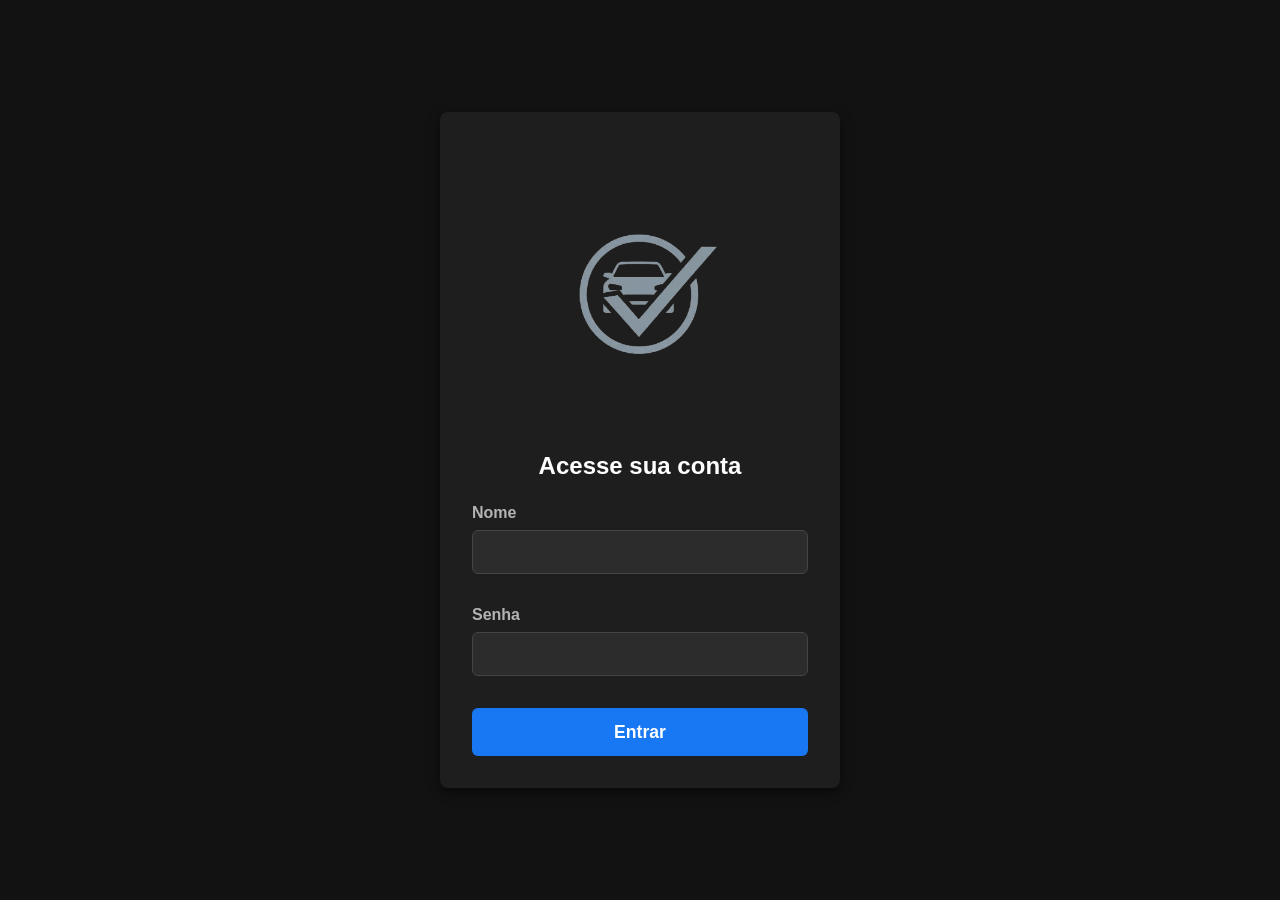
<file: trabt2bd/index.html>
<!DOCTYPE html>
<html lang="pt-BR">
<head>
    <meta charset="UTF-8">
    <meta name="viewport" content="width=device-width, initial-scale=1.0">
    <title>Login - AutoCheck</title>
    <link rel="shortcut icon" href="imagens/favicon.ico" type="image/x-icon">
    <link rel="stylesheet" href="css/login.css">
</head>
<body>
    <div class="login-container">
        <div class="login-logo">
            <img src="imagens/Logo.png" alt="Logo da Empresa">
        </div>
        
        <form id="login-form" method="post">
        <form action="#" id="login-form" method="post">

            <h2>Acesse sua conta</h2>
            
            <div class="input-group">
                <label for="Nome">Nome</label>
                <input type="Text" id="Nome" name="Nome" required>
            </div>
            
            <div class="input-group">
                <label for="password">Senha</label>
                <input type="password" id="password" name="password" required>
            </div>
            
            <button type="submit" class="login-button">Entrar</button>
        </form>
    </div>
    <script>
        document.getElementById("login-form").addEventListener("submit", function(e) {
            e.preventDefault();
            
            const usuario = document.getElementById("Nome").value;
            const senha = document.getElementById("password").value;

            console.log(`Usuário digitado: ${usuario}`);
            console.log(`Senha digitada: ${senha}`);
            window.location.href = "./abas/dashboard.html";
        });
    </script>
</body>
</html>
</file>
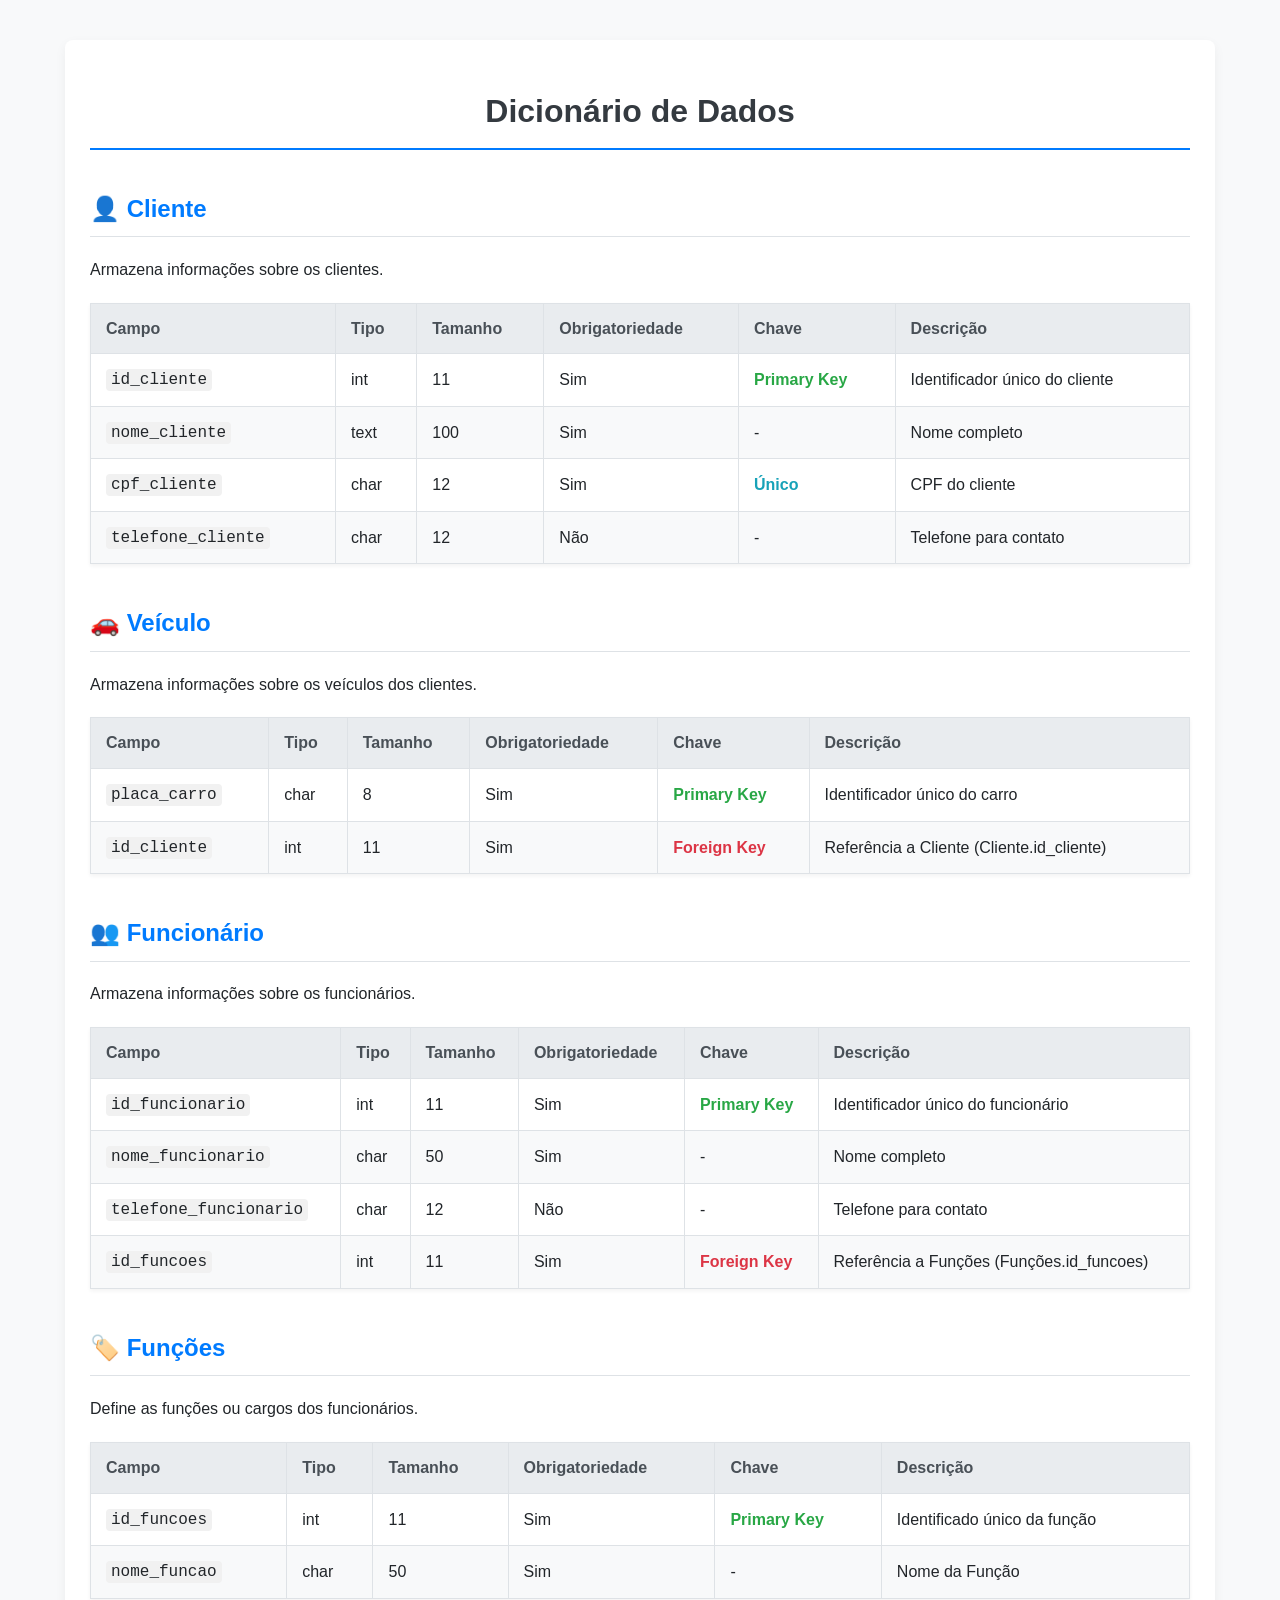
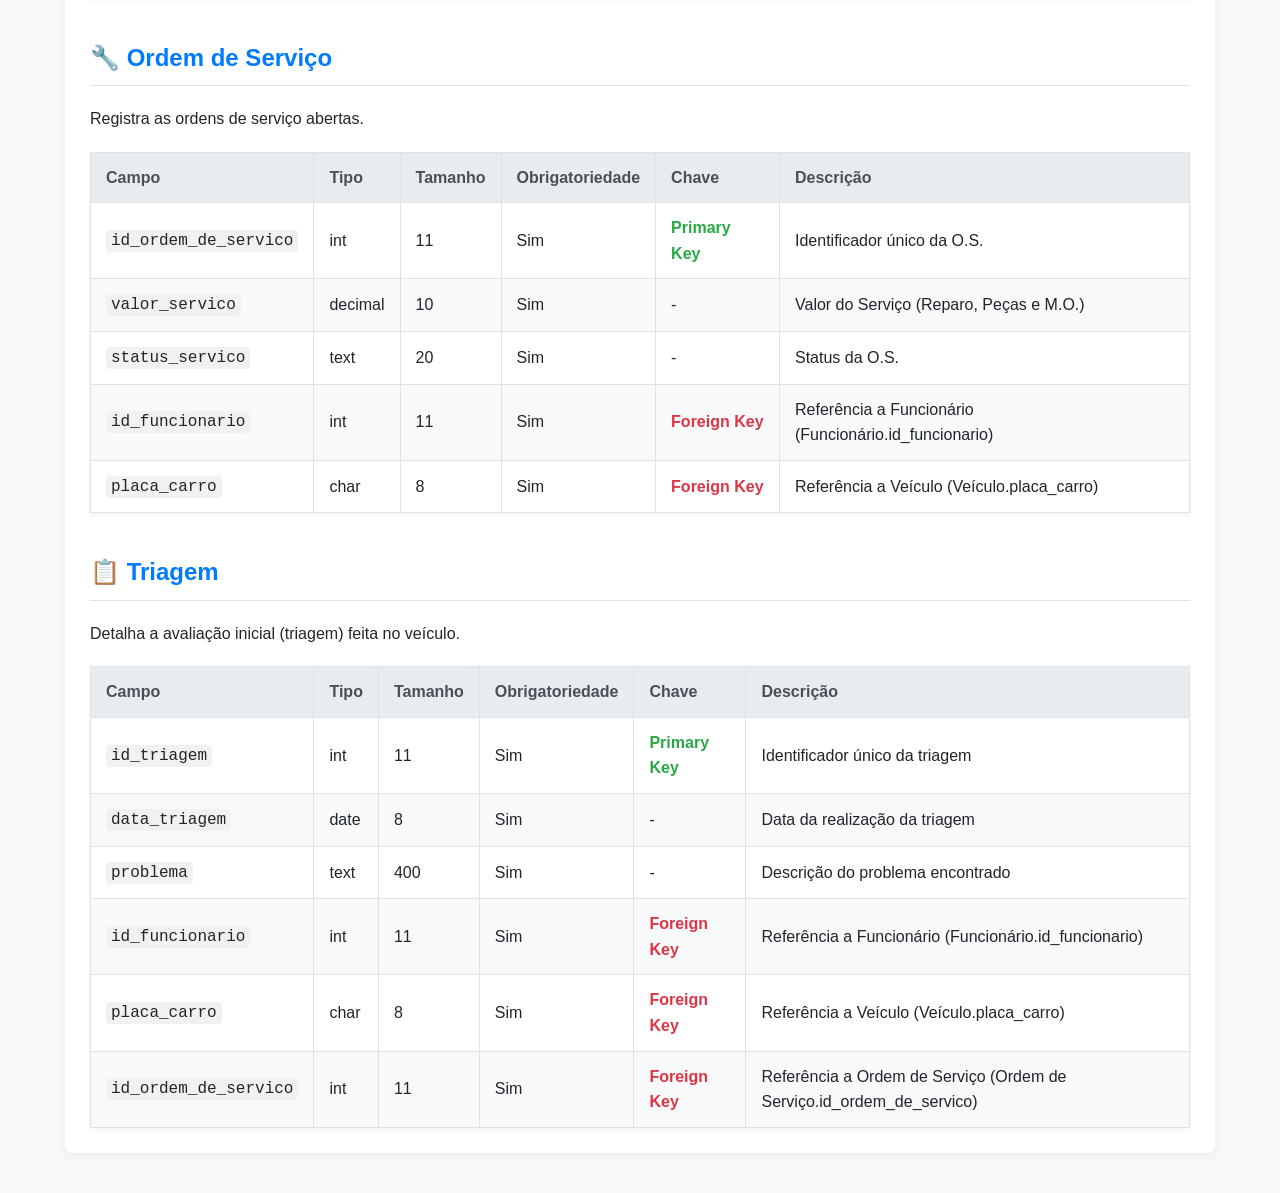
<file: T2 - Modelagem de banco de dados/dicionario.html>
<!DOCTYPE html>
<html lang="pt-br">
<head>
    <meta charset="UTF-8">
    <meta name="viewport" content="width=device-width, initial-scale=1.0">
    <title>Dicionário de Dados</title>
    <style>
        body {
            font-family: -apple-system, BlinkMacSystemFont, "Segoe UI", Roboto, "Helvetica Neue", Arial, sans-serif;
            line-height: 1.6;
            background-color: #f8f9fa;
            color: #212529;
            margin: 0;
            padding: 20px;
        }
        .container {
            max-width: 1100px;
            margin: 20px auto;
            padding: 25px;
            background-color: #ffffff;
            border-radius: 8px;
            box-shadow: 0 4px 12px rgba(0, 0, 0, 0.05);
        }
        h1 {
            text-align: center;
            color: #343a40;
            border-bottom: 2px solid #007bff;
            padding-bottom: 10px;
        }
        h2 {
            color: #007bff;
            border-bottom: 1px solid #dee2e6;
            padding-bottom: 8px;
            margin-top: 40px;
        }
        table {
            width: 100%;
            border-collapse: collapse;
            margin-top: 20px;
            box-shadow: 0 2px 4px rgba(0, 0, 0, 0.05);
        }
        th, td {
            border: 1px solid #dee2e6;
            padding: 12px 15px;
            text-align: left;
        }
        thead {
            background-color: #e9ecef;
            color: #495057;
        }
        tbody tr:nth-child(even) {
            background-color: #f8f9fa;
        }
        tbody tr:hover {
            background-color: #f1f3f5;
        }
        code {
            font-family: "Courier New", Courier, monospace;
            background: #f1f1f1;
            padding: 2px 5px;
            border-radius: 4px;
        }
        .key {
            font-weight: bold;
        }
        .key-pk {
            color: #28a745;
        }
        .key-fk {
            color: #dc3545;
        }
        .key-unique {
            color: #17a2b8;
        }
    </style>
</head>
<body>

    <div class="container">
        <h1>Dicionário de Dados</h1>

        <h2>👤 Cliente</h2>
        <p>Armazena informações sobre os clientes.</p>
        <table>
            <thead>
                <tr>
                    <th>Campo</th>
                    <th>Tipo</th>
                    <th>Tamanho</th>
                    <th>Obrigatoriedade</th>
                    <th>Chave</th>
                    <th>Descrição</th>
                </tr>
            </thead>
            <tbody>
                <tr>
                    <td><code>id_cliente</code></td>
                    <td>int</td>
                    <td>11</td>
                    <td>Sim</td>
                    <td class="key key-pk">Primary Key</td>
                    <td>Identificador único do cliente</td>
                </tr>
                <tr>
                    <td><code>nome_cliente</code></td>
                    <td>text</td>
                    <td>100</td>
                    <td>Sim</td>
                    <td>-</td>
                    <td>Nome completo</td>
                </tr>
                <tr>
                    <td><code>cpf_cliente</code></td>
                    <td>char</td>
                    <td>12</td>
                    <td>Sim</td>
                    <td class="key key-unique">Único</td>
                    <td>CPF do cliente</td>
                </tr>
                <tr>
                    <td><code>telefone_cliente</code></td>
                    <td>char</td>
                    <td>12</td>
                    <td>Não</td>
                    <td>-</td>
                    <td>Telefone para contato</td>
                </tr>
            </tbody>
        </table>

        <h2>🚗 Veículo</h2>
        <p>Armazena informações sobre os veículos dos clientes.</p>
        <table>
            <thead>
                <tr>
                    <th>Campo</th>
                    <th>Tipo</th>
                    <th>Tamanho</th>
                    <th>Obrigatoriedade</th>
                    <th>Chave</th>
                    <th>Descrição</th>
                </tr>
            </thead>
            <tbody>
                <tr>
                    <td><code>placa_carro</code></td>
                    <td>char</td>
                    <td>8</td>
                    <td>Sim</td>
                    <td class="key key-pk">Primary Key</td>
                    <td>Identificador único do carro</td>
                </tr>
                <tr>
                    <td><code>id_cliente</code></td>
                    <td>int</td>
                    <td>11</td>
                    <td>Sim</td>
                    <td class="key key-fk">Foreign Key</td>
                    <td>Referência a Cliente (Cliente.id_cliente)</td>
                </tr>
            </tbody>
        </table>

        <h2>👥 Funcionário</h2>
        <p>Armazena informações sobre os funcionários.</p>
        <table>
            <thead>
                <tr>
                    <th>Campo</th>
                    <th>Tipo</th>
                    <th>Tamanho</th>
                    <th>Obrigatoriedade</th>
                    <th>Chave</th>
                    <th>Descrição</th>
                </tr>
            </thead>
            <tbody>
                <tr>
                    <td><code>id_funcionario</code></td>
                    <td>int</td>
                    <td>11</td>
                    <td>Sim</td>
                    <td class="key key-pk">Primary Key</td>
                    <td>Identificador único do funcionário</td>
                </tr>
                <tr>
                    <td><code>nome_funcionario</code></td>
                    <td>char</td>
                    <td>50</td>
                    <td>Sim</td>
                    <td>-</td>
                    <td>Nome completo</td>
                </tr>
                <tr>
                    <td><code>telefone_funcionario</code></td>
                    <td>char</td>
                    <td>12</td>
                    <td>Não</td>
                    <td>-</td>
                    <td>Telefone para contato</td>
                </tr>
                <tr>
                    <td><code>id_funcoes</code></td>
                    <td>int</td>
                    <td>11</td>
                    <td>Sim</td>
                    <td class="key key-fk">Foreign Key</td>
                    <td>Referência a Funções (Funções.id_funcoes)</td>
                </tr>
            </tbody>
        </table>

        <h2>🏷️ Funções</h2>
        <p>Define as funções ou cargos dos funcionários.</p>
        <table>
            <thead>
                <tr>
                    <th>Campo</th>
                    <th>Tipo</th>
                    <th>Tamanho</th>
                    <th>Obrigatoriedade</th>
                    <th>Chave</th>
                    <th>Descrição</th>
                </tr>
            </thead>
            <tbody>
                <tr>
                    <td><code>id_funcoes</code></td>
                    <td>int</td>
                    <td>11</td>
                    <td>Sim</td>
                    <td class="key key-pk">Primary Key</td>
                    <td>Identificado único da função</td>
                </tr>
                <tr>
                    <td><code>nome_funcao</code></td>
                    <td>char</td>
                    <td>50</td>
                    <td>Sim</td>
                    <td>-</td>
                    <td>Nome da Função</td>
                </tr>
            </tbody>
        </table>

        <h2>🔧 Ordem de Serviço</h2>
        <p>Registra as ordens de serviço abertas.</p>
        <table>
            <thead>
                <tr>
                    <th>Campo</th>
                    <th>Tipo</th>
                    <th>Tamanho</th>
                    <th>Obrigatoriedade</th>
                    <th>Chave</th>
                    <th>Descrição</th>
                </tr>
            </thead>
            <tbody>
                <tr>
                    <td><code>id_ordem_de_servico</code></td>
                    <td>int</td>
                    <td>11</td>
                    <td>Sim</td>
                    <td class="key key-pk">Primary Key</td>
                    <td>Identificador único da O.S.</td>
                </tr>
                <tr>
                    <td><code>valor_servico</code></td>
                    <td>decimal</td>
                    <td>10</td>
                    <td>Sim</td>
                    <td>-</td>
                    <td>Valor do Serviço (Reparo, Peças e M.O.)</td>
                </tr>
                <tr>
                    <td><code>status_servico</code></td>
                    <td>text</td>
                    <td>20</td>
                    <td>Sim</td>
                    <td>-</td>
                    <td>Status da O.S.</td>
                </tr>
                <tr>
                    <td><code>id_funcionario</code></td>
                    <td>int</td>
                    <td>11</td>
                    <td>Sim</td>
                    <td class="key key-fk">Foreign Key</td>
                    <td>Referência a Funcionário (Funcionário.id_funcionario)</td>
                </tr>
                <tr>
                    <td><code>placa_carro</code></td>
                    <td>char</td>
                    <td>8</td>
                    <td>Sim</td>
                    <td class="key key-fk">Foreign Key</td>
                    <td>Referência a Veículo (Veículo.placa_carro)</td>
                </tr>
            </tbody>
        </table>

        <h2>📋 Triagem</h2>
        <p>Detalha a avaliação inicial (triagem) feita no veículo.</p>
        <table>
            <thead>
                <tr>
                    <th>Campo</th>
                    <th>Tipo</th>
                    <th>Tamanho</th>
                    <th>Obrigatoriedade</th>
                    <th>Chave</th>
                    <th>Descrição</th>
                </tr>
            </thead>
            <tbody>
                <tr>
                    <td><code>id_triagem</code></td>
                    <td>int</td>
                    <td>11</td>
                    <td>Sim</td>
                    <td class="key key-pk">Primary Key</td>
                    <td>Identificador único da triagem</td>
                </tr>
                <tr>
                    <td><code>data_triagem</code></td>
                    <td>date</td>
                    <td>8</td>
                    <td>Sim</td>
                    <td>-</td>
                    <td>Data da realização da triagem</td>
                </tr>
                <tr>
                    <td><code>problema</code></td>
                    <td>text</td>
                    <td>400</td>
                    <td>Sim</td>
                    <td>-</td>
                    <td>Descrição do problema encontrado</td>
                </tr>
                <tr>
                    <td><code>id_funcionario</code></td>
                    <td>int</td>
                    <td>11</td>
                    <td>Sim</td>
                    <td class="key key-fk">Foreign Key</td>
                    <td>Referência a Funcionário (Funcionário.id_funcionario)</td>
                </tr>
                <tr>
                    <td><code>placa_carro</code></td>
                    <td>char</td>
                    <td>8</td>
                    <td>Sim</td>
                    <td class="key key-fk">Foreign Key</td>
                    <td>Referência a Veículo (Veículo.placa_carro)</td>
                </tr>
                <tr>
                    <td><code>id_ordem_de_servico</code></td>
                    <td>int</td>
                    <td>11</td>
                    <td>Sim</td>
                    <td class="key key-fk">Foreign Key</td>
                    <td>Referência a Ordem de Serviço (Ordem de Serviço.id_ordem_de_servico)</td>
                </tr>
            </tbody>
        </table>

    </div>

</body>
</html>
</file>
<file: trabt2bd/css/login.css>
body {
    font-family: -apple-system, BlinkMacSystemFont, "Segoe UI",Roboto,Helvetica, Arial, sans-serif;
    background-color: #121212; 
    display: flex;
    justify-content: center;
    align-items: center;
    height: 100vh;
    margin: 0;
    color: #e0e0e0;
}
.login-container {
    background-color: #1e1e1e;
    padding: 2rem;
    border-radius: 8px;
    box-shadow: 0 4px 12px rgba(0, 0, 0, 0.5);
    width: 100%;
    max-width: 400px;
    box-sizing: border-box;
    text-align: center;
}
.login-logo {
    margin-bottom: 0.5rem;
}
.login-logo img {
    max-width: 300px;
    height: auto;
    display: block;
    margin: auto;
}
.login-container h2 {
    text-align: center;
    color: #ffffff;
    margin-top: 0;
    margin-bottom: 1.5rem;
}
.input-group {
    margin-bottom: 2rem;
}
.input-group label {
    display: block;
    margin-bottom: 0.5rem;
    color: #b3b3b3;
    font-weight: 600;
    text-align: left;
}
.input-group input {
    width: 100%;
    padding: 0.75rem;
    border: 1px solid #444;
    border-radius: 6px;
    box-sizing: border-box;
    font-size: 1rem;
    background-color: #2c2c2c;
    color: #ffffff;
}
.input-group input:focus {
    outline: none;
    border-color: #1877f2;
    box-shadow: 0 0 0 2px rgba(24, 119, 242, 0.2);
}
.login-button {
    width: 100%;
    padding: 0.85rem;
    border: none;
    border-radius: 6px;
    background-color: #1877f2;
    color: white;
    font-size: 1.1rem;
    font-weight: 600;
    cursor: pointer;
    transition: background-color 0.2s ease;
}
.login-button:hover {
    background-color: #166fe5;
}
.links {
    text-align: center;
    margin-top: 1rem;
}
.links a {
    color: #1877f2;
    text-decoration: none;
    font-size: 0.9rem;
}
.links a:hover {
    text-decoration: underline;
}
.links .divider {
    margin: 0 0.5rem;
    color: #555;
}
</file>
